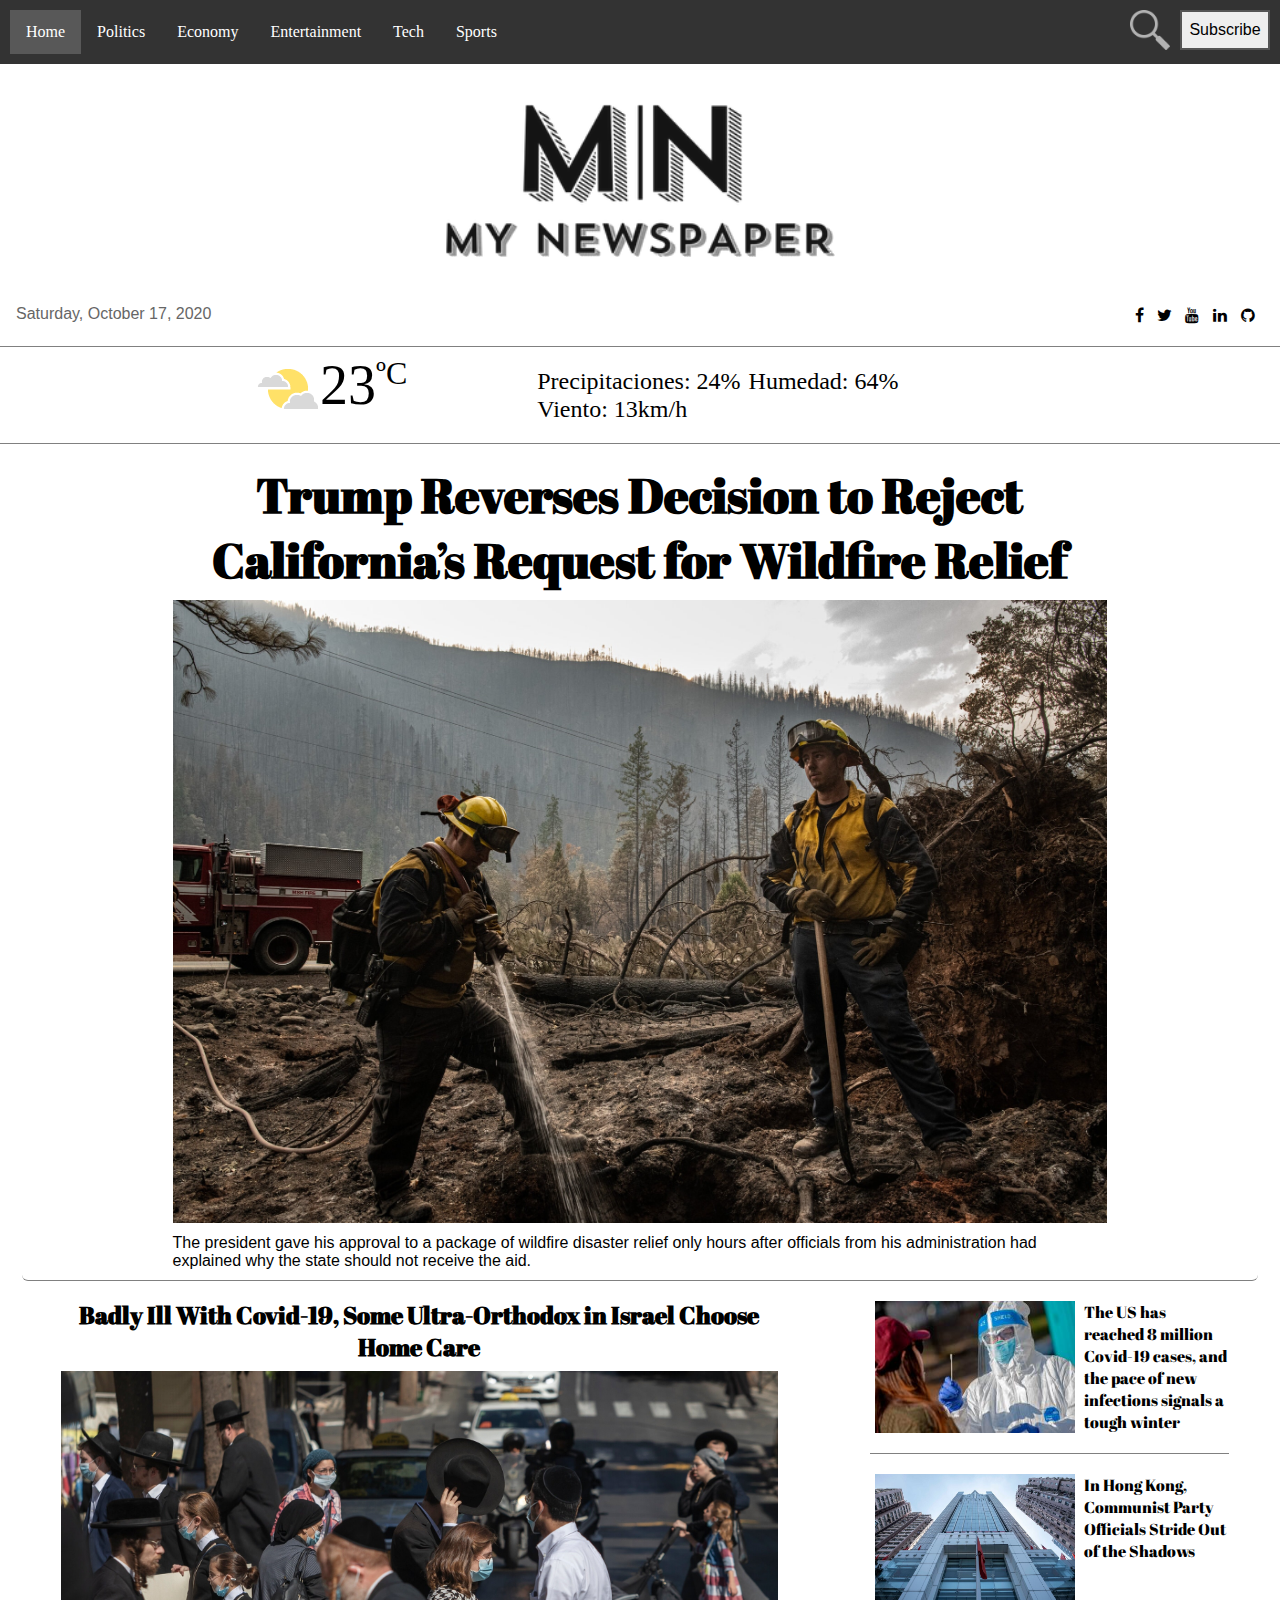
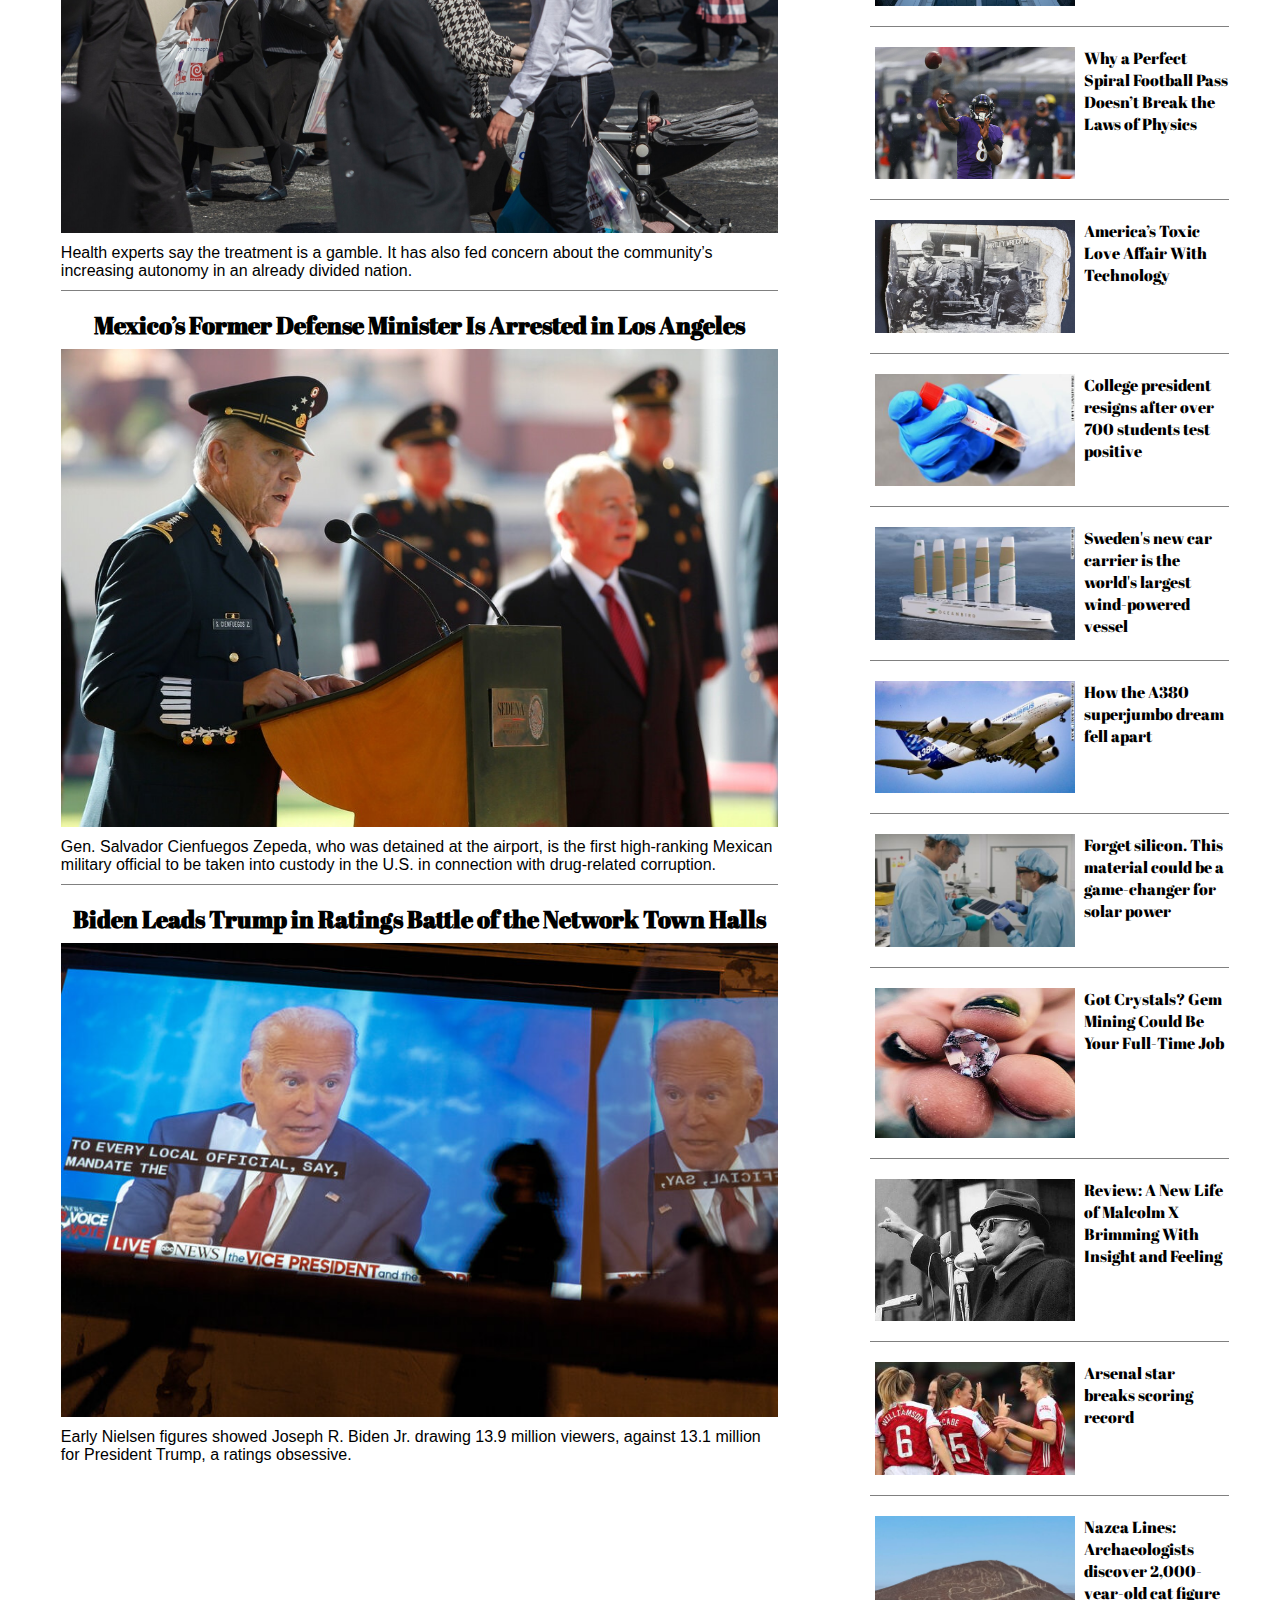
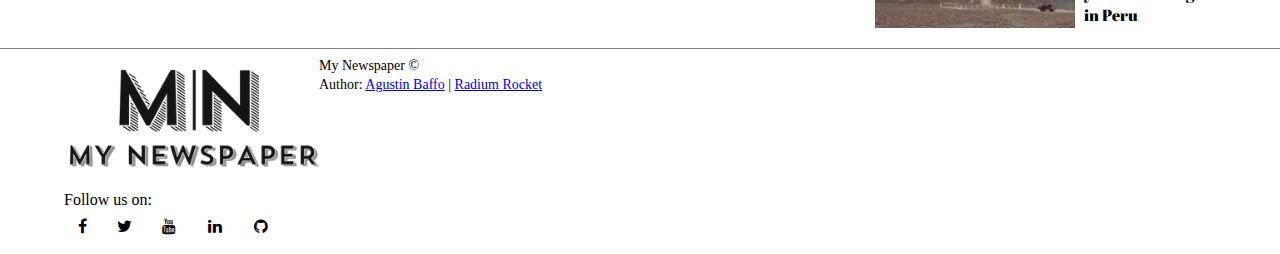
<file: index.html>
<!DOCTYPE html>
<html lang="en">
    <head>
        <meta charset="UTF-8">
        <meta name="viewport" content="width=device-width, initial-scale=1.0">
        <meta name="description" content="Radium Rocket Task03 - Newspaper">
	    <meta name="keywords" content="news, newspaper, my newspaper, politics, economy, entertainment, tech, sports">
  	    <meta name="author" content="Agustin Baffo - Radium Rocket">
        <title>My Newspaper</title>
        <link rel="stylesheet" type="text/css" href="css/reset.css">
        <link rel="stylesheet" type="text/css" href="css/social-media-icon-minimal.css">
        <link rel="stylesheet" type="text/css" href="css/main-content.css">
        <link rel="stylesheet" type="text/css" href="css/header.css">
        <link rel="stylesheet" type="text/css" href="css/footer.css">
    </head>
    <body>
        <header id="top-header">
            <div class="container">
                <div class="box-1">
                    <span class="menu-icon icon-burger"><a href="#"><img src="img/burger-ico.png" alt="burger"></a></span>
                    <nav class="top-nav">
                        <ul>
                            <li><a class="active" href="index.html">Home</a></li>
                            <li><a href="index.html">Politics</a></li>
                            <li><a href="index.html">Economy</a></li>
                            <li><a href="index.html">Entertainment</a></li>
                            <li><a href="index.html">Tech</a></li>
                            <li><a href="index.html">Sports</a></li>
                        </ul>
                    </nav>
                </div>
                <div class="box-2">
                    <span class="menu-icon icon-search"><a href="#"><img src="img/search-ico.png" alt="burger"></a></span>
                    <a href="subscribe.html"><button class="menu-button button-subscribe">Subscribe</button></a>
                </div>
            </div>
        </header>
        <section id="showcase">
            <div class="container container-img">
                <div class="box-img">
                    <span class="img-logo"><img src="img/newspaper-logo.png" alt="mynewspaper-logo"></span>
                </div>
            </div>
            <div class="container container-bottom">
                <div class="box-2">
                    <span class="showcase-social-icons">
                        <ul class="social-icons">
                            <li><a href="#" class="social-icon"> <i class="fa fa-facebook"></i></a></li>
                            <li><a href="#" class="social-icon"> <i class="fa fa-twitter"></i></a></li>
                            <li><a href="#" class="social-icon"> <i class="fa fa-youtube"></i></a></li>
                            <li><a href="https://www.linkedin.com/in/agustin-baffo-236b0b15b/" class="social-icon"> <i class="fa fa-linkedin"></i></a></li>
                            <li><a href="https://github.com/AgustinBaffo" class="social-icon"> <i class="fa fa-github"></i></a></li>
                        </ul>
                    </span>
                </div>
                <div class="box-1">
                    <span class="date">Saturday, October 17, 2020</span>
                </div>
            </div>
        </section>
        <section id="weather">
            <div class="container">
                <div class="box-temperature">
                    <img src="img/partly-cloudy.png" alt="partly-cloudy">
                    <span class="temp-value">
                        <span class="value">23</span>
                        <span class="unit">ºC</span>
                    </span>
                </div>
                <div class="box-other">
                    <span class="other-weather">
                        <span class="prep">Precipitaciones: 24%</span>
                        <span class="hum">Humedad: 64%</span>
                        <span class="wind">Viento: 13km/h</span>
                    </span>
                </div>
            </div>
        </section>
        <section id="news-content">
            <div class="news-container">
                <div class="box-news main">
                    <div class="container">
                        <div class="box">
                            <a href="#">
                                <h1>Trump Reverses Decision to Reject California’s Request for Wildfire Relief</h1>
                                <img src="img/main-news-01.jpg" alt="Fierman">
                                <p>The president gave his approval to a package of wildfire disaster relief only hours after officials from his administration had explained why the state should not receive the aid.</p>
                            </a>
                        </div>
                    </div>
                </div>
                <div class="box-news main">
                    <div class="container">
                        <div class="box">
                            <a href="#">
                                <h1>Badly Ill With Covid-19, Some Ultra-Orthodox in Israel Choose Home Care</h1>
                                <img src="img/main-news-02.jpg" alt="Israel">
                                <p>Health experts say the treatment is a gamble. It has also fed concern about the community’s increasing autonomy in an already divided nation.</p>
                            </a>
                        </div>
                        <div class="box">
                            <a href="#">
                                <h1>Mexico’s Former Defense Minister Is Arrested in Los Angeles</h1>
                                <img src="img/main-news-03.jpg" alt="Mexico">
                                <p>Gen. Salvador Cienfuegos Zepeda, who was detained at the airport, is the first high-ranking Mexican military official to be taken into custody in the U.S. in connection with drug-related corruption.</p>
                            </a>
                        </div>
                        <div class="box">
                            <a href="#">
                                <h1>Biden Leads Trump in Ratings Battle of the Network Town Halls</h1>
                                <img src="img/main-news-04.jpg" alt="Biden">
                                <p>Early Nielsen figures showed Joseph R. Biden Jr. drawing 13.9 million viewers, against 13.1 million for President Trump, a ratings obsessive.</p>
                            </a>
                        </div>
                    </div>
                </div>
                <div class="box-news secondary">
                    <div class="container">
                        <div class="box">
                            <a href="#">
                                <div class="sub-container">
                                    <div class="sub-box-img">
                                        <img src="img/secondary-news-01.jpg" alt="Covid19">
                                    </div>
                                    <div class="sub-box-title">
                                        <h1>The US has reached 8 million Covid-19 cases, and the pace of new infections signals a tough winter</h1>
                                    </div>
                                </div>
                            </a>
                        </div>
                        <div class="box">
                            <a href="#">
                                <div class="sub-container">
                                    <div class="sub-box-img">
                                        <img src="img/secondary-news-02.jpg" alt="Hong Kong">
                                    </div>
                                    <div class="sub-box-title">
                                        <h1>In Hong Kong, Communist Party Officials Stride Out of the Shadows</h1>
                                    </div>
                                </div>
                            </a>
                        </div>
                        <div class="box">
                            <a href="#">
                                <div class="sub-container">
                                    <div class="sub-box-img">
                                        <img src="img/secondary-news-03.jpg" alt="FootBall">
                                    </div>
                                    <div class="sub-box-title">
                                        <h1>Why a Perfect Spiral Football Pass Doesn’t Break the Laws of Physics</h1>
                                    </div>
                                </div>
                            </a>
                        </div>
                        <div class="box">
                            <a href="#">
                                <div class="sub-container">
                                    <div class="sub-box-img">
                                        <img src="img/secondary-news-04.jpg" alt="America’s Toxic Love Affair With Technology">
                                    </div>
                                    <div class="sub-box-title">
                                        <h1>America’s Toxic Love Affair With Technology</h1>
                                    </div>
                                </div>
                            </a>
                        </div>
                        <div class="box">
                            <a href="#">
                                <div class="sub-container">
                                    <div class="sub-box-img">
                                        <img src="img/secondary-news-05.jpg" alt="covid19 tests">
                                    </div>
                                    <div class="sub-box-title">
                                        <h1>College president resigns after over 700 students test positive</h1>
                                    </div>
                                </div>
                            </a>
                        </div>
                        <div class="box">
                            <a href="#">
                                <div class="sub-container">
                                    <div class="sub-box-img">
                                        <img src="img/secondary-news-06.jpg" alt="car">
                                    </div>
                                    <div class="sub-box-title">
                                        <h1>Sweden's new car carrier is the world's largest wind-powered vessel</h1>
                                    </div>
                                </div>
                            </a>
                        </div>
                        <div class="box">
                            <a href="#">
                                <div class="sub-container">
                                    <div class="sub-box-img">
                                        <img src="img/secondary-news-07.jpg" alt="A380">
                                    </div>
                                    <div class="sub-box-title">
                                        <h1>How the A380 superjumbo dream fell apart</h1>
                                    </div>
                                </div>
                            </a>
                        </div>
                        <div class="box">
                            <a href="#">
                                <div class="sub-container">
                                    <div class="sub-box-img">
                                        <img src="img/secondary-news-08.jpg" alt="This material could be a game-changer for solar power">
                                    </div>
                                    <div class="sub-box-title">
                                        <h1>Forget silicon. This material could be a game-changer for solar power</h1>
                                    </div>
                                </div>
                            </a>
                        </div>
                        <div class="box">
                            <a href="#">
                                <div class="sub-container">
                                    <div class="sub-box-img">
                                        <img src="img/secondary-news-09.jpg" alt="Gem Mining">
                                    </div>
                                    <div class="sub-box-title">
                                        <h1>Got Crystals? Gem Mining Could Be Your Full-Time Job</h1>
                                    </div>
                                </div>
                            </a>
                        </div>
                        <div class="box">
                            <a href="#">
                                <div class="sub-container">
                                    <div class="sub-box-img">
                                        <img src="img/secondary-news-10.jpg" alt="Malcolm">
                                    </div>
                                    <div class="sub-box-title">
                                        <h1>Review: A New Life of Malcolm X Brimming With Insight and Feeling</h1>
                                    </div>
                                </div>
                            </a>
                        </div>
                        <div class="box">
                            <a href="#">
                                <div class="sub-container">
                                    <div class="sub-box-img">
                                        <img src="img/secondary-news-11.jpg" alt="Arsenal star breaks scoring record">
                                    </div>
                                    <div class="sub-box-title">
                                        <h1>Arsenal star breaks scoring record</h1>
                                    </div>
                                </div>
                            </a>
                        </div>
                        <div class="box">
                            <a href="#">
                                <div class="sub-container">
                                    <div class="sub-box-img">
                                        <img src="img/secondary-news-12.jpg" alt="Nazca Lines">
                                    </div>
                                    <div class="sub-box-title">
                                        <h1>Nazca Lines: Archaeologists discover 2,000-year-old cat figure in Peru</h1>
                                    </div>
                                </div>
                            </a>
                        </div>
                    </div>
                </div>
            </div>
        </section>
        <footer>
            <div class="container">
                <div class="box-1">
                    <img src="img/newspaper-logo.png" alt="logo">
                </div>
                <div class="box-2">
                    <p>My Newspaper ©</p>
                    <p>Author: <a href="https://github.com/AgustinBaffo">Agustin Baffo</a> | <a href="https://radiumrocket.com/">Radium Rocket</a></p>
                </div>
            </div>
            <div class="container">
                <div class="box-3">
                    <div class="footer-social-icons">
                        <h4 class="_14">Follow us on: </h4>
                        <ul class="social-icons">
                            <li><a href="" class="social-icon"> <i class="fa fa-facebook"></i></a></li>
                            <li><a href="" class="social-icon"> <i class="fa fa-twitter"></i></a></li>
                            <li><a href="" class="social-icon"> <i class="fa fa-youtube"></i></a></li>
                            <li><a href="https://www.linkedin.com/in/agustin-baffo-236b0b15b/" class="social-icon"> <i class="fa fa-linkedin"></i></a></li>
                            <li><a href="https://github.com/AgustinBaffo" class="social-icon"> <i class="fa fa-github"></i></a></li>
                        </ul>
                    </div>
                </div>
            </div>
        </footer>
    </body>
</html>
</file>
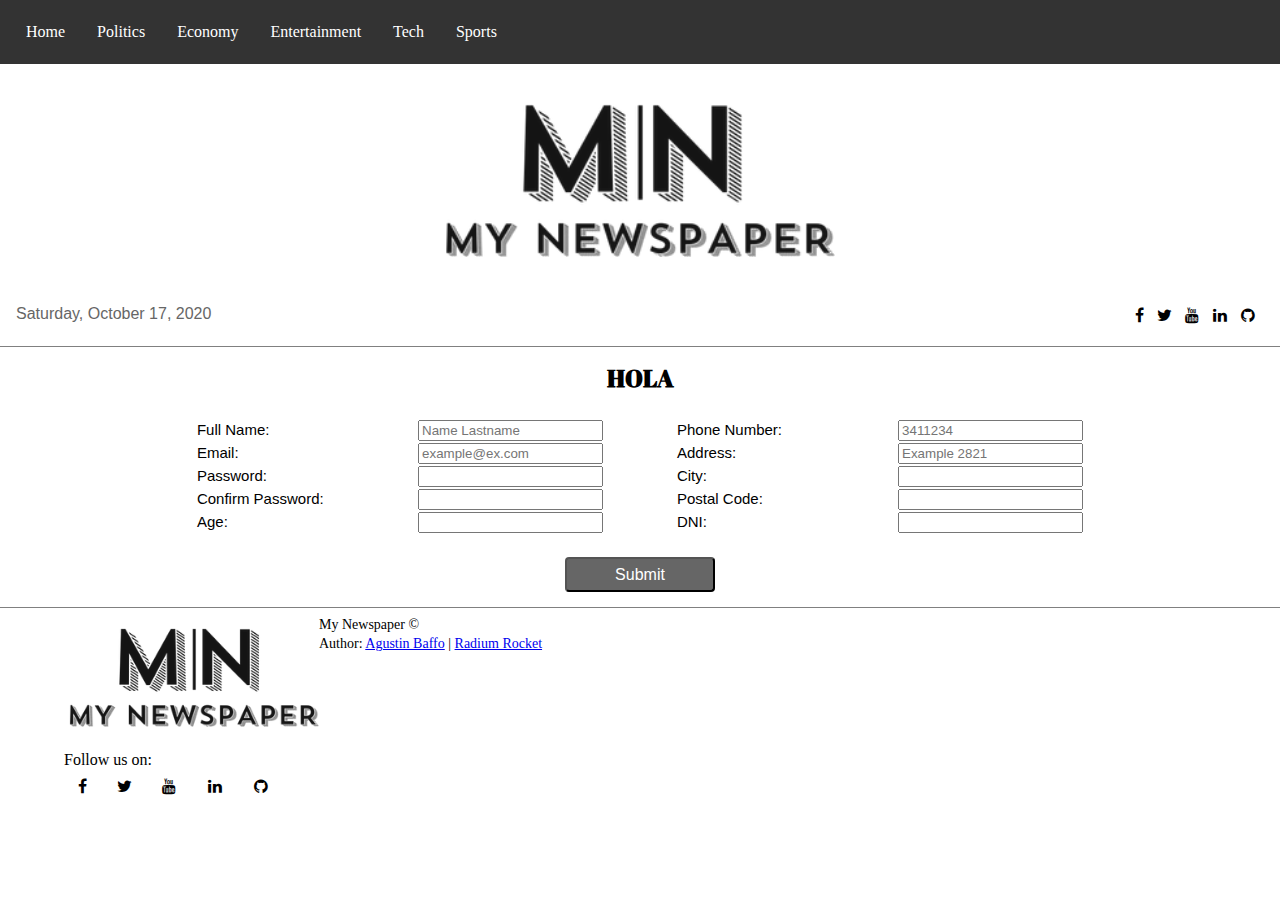
<file: subscribe.html>
<!DOCTYPE html>
<html lang="en">
    <head>
        <meta charset="UTF-8">
        <meta name="viewport" content="width=device-width, initial-scale=1.0">
        <meta name="description" content="Radium Rocket Task03 - Newspaper">
	    <meta name="keywords" content="news, newspaper, my newspaper, politics, economy, entertainment, tech, sports">
  	    <meta name="author" content="Agustin Baffo - Radium Rocket">
        <title>My Newspaper</title>
        <link rel="stylesheet" type="text/css" href="css/reset.css">
        <link rel="stylesheet" type="text/css" href="css/social-media-icon-minimal.css">
        <link rel="stylesheet" type="text/css" href="css/subscribe.css">
        <link rel="stylesheet" type="text/css" href="css/header.css">
        <link rel="stylesheet" type="text/css" href="css/footer.css">        
        <script src="./js/subscribe.js"></script>
    </head>
    <body>
        <header id="top-header">
            <div class="container">
                <div class="box-1">
                    <span class="menu-icon icon-burger"><a href="#"><img src="img/burger-ico.png" alt="burger"></a></span>
                    <nav class="top-nav">
                        <ul>
                            <li><a href="index.html">Home</a></li>
                            <li><a href="index.html">Politics</a></li>
                            <li><a href="index.html">Economy</a></li>
                            <li><a href="index.html">Entertainment</a></li>
                            <li><a href="index.html">Tech</a></li>
                            <li><a href="index.html">Sports</a></li>
                        </ul>
                    </nav>
                </div>
            </div>
        </header>
        <section id="showcase">
            <div class="container container-img">
                <div class="box-img">
                    <span class="img-logo"><img src="img/newspaper-logo.png" alt="mynewspaper-logo"></span>
                </div>
            </div>
            <div class="container container-bottom">
                <div class="box-2">
                    <span class="showcase-social-icons">
                        <ul class="social-icons">
                            <li><a href="#" class="social-icon"> <i class="fa fa-facebook"></i></a></li>
                            <li><a href="#" class="social-icon"> <i class="fa fa-twitter"></i></a></li>
                            <li><a href="#" class="social-icon"> <i class="fa fa-youtube"></i></a></li>
                            <li><a href="https://www.linkedin.com/in/agustin-baffo-236b0b15b/" class="social-icon"> <i class="fa fa-linkedin"></i></a></li>
                            <li><a href="https://github.com/AgustinBaffo" class="social-icon"> <i class="fa fa-github"></i></a></li>
                        </ul>
                    </span>
                </div>
                <div class="box-1">
                    <span class="date">Saturday, October 17, 2020</span>
                </div>
            </div>
        </section>

        <section id="subscribe">  
            <h1 id="hello">HOLA <span id="hello-name"></span></h1>
            <form id="form" action="#">
                <div class="container-form">
                    <div class="form-col">
                        <div class="form-input">                            
                                <span class="box-label">
                                    <label for="fname">Full Name:</label>
                                </span>
                                <span class="box-text">
                                    <div class="tooltip"><img class="img-error" id="img-fname" src="img/infoerror.webp" alt="error"><span class="tooltiptext">At least 6 letters and space between</span></div>
                                    <input type="text" id="fname" name="i-fname" placeholder="Name Lastname">
                                </span>
                            </div>
                        <div class="form-input">                            
                                <span class="box-label">
                                    <label for="email">Email:</label>
                                </span>
                                <span class="box-text">
                                    <div class="tooltip"><img class="img-error" id="img-email" src="img/infoerror.webp" alt="error"><span class="tooltiptext">Invalid emal address</span></div>
                                    <input type="text" id="email" name="i-email" placeholder="example@ex.com">
                                </span>
                        </div>
                        <div class="form-input">                            
                                <span class="box-label">
                                    <label for="pass">Password:</label>
                                </span>
                                <span class="box-text">
                                    <div class="tooltip"><img class="img-error" id="img-pass" src="img/infoerror.webp" alt="error"><span class="tooltiptext">At least 8 characters with letters and numbers</span></div>                                   
                                    <input type="password" id="pass" name="i-pass" placeholder="">
                                </span>
                        </div>
                        <div class="form-input">                            
                                <span class="box-label">
                                    <label for="cpass">Confirm Password:</label>
                                </span>
                                <span class="box-text">
                                    <div class="tooltip"><img class="img-error" id="img-cpass" src="img/infoerror.webp" alt="error"><span class="tooltiptext">Passwords don't match</span></div>
                                    <input type="password" id="cpass" name="i-cpass" placeholder="">
                                </span>
                        </div>
                        <div class="form-input">                            
                                <span class="box-label">
                                    <label for="age">Age:</label>
                                </span>
                                <span class="box-text">
                                    <div class="tooltip"><img class="img-error" id="img-age" src="img/infoerror.webp" alt="error"><span class="tooltiptext">Integer bigger than 18</span></div>
                                    <input type="text" id="age" name="i-age" placeholder="">
                                </span>
                        </div>                        
                    </div>
                    <div class="form-col">
                        <div class="form-input">                                         
                                <span class="box-label">
                                    <label for="pnum">Phone Number:</label>
                                </span>
                                <span class="box-text">
                                    <div class="tooltip"><img class="img-error" id="img-pnum" src="img/infoerror.webp" alt="error"><span class="tooltiptext">At least 7 digits. Only numbers</span></div>
                                    <input type="text" id="pnum" name="i-pnum" placeholder="3411234">
                                </span>
                        </div>
                        <div class="form-input">                                         
                                <span class="box-label">
                                    <label for="address">Address:</label>
                                </span>
                                <span class="box-text">
                                    <div class="tooltip"><img class="img-error" id="img-address" src="img/infoerror.webp" alt="error"><span class="tooltiptext">At least 5 characters with letters, numbers and space between</span></div>
                                    <input type="text" id="address" name="i-address" placeholder="Example 2821">
                                </span>
                        </div>
                        <div class="form-input">                                         
                                <span class="box-label">
                                    <label for="city">City:</label>
                                </span>
                                <span class="box-text">
                                    <div class="tooltip"><img class="img-error" id="img-city" src="img/infoerror.webp" alt="error"><span class="tooltiptext">Only letters with at least 3 digits</span></div>
                                    <input type="text" id="city" name="i-city" placeholder="">
                                </span>
                        </div>
                        <div class="form-input">                                         
                                <span class="box-label">
                                    <label for="pcode">Postal Code:</label>
                                </span>
                                <span class="box-text">
                                    <div class="tooltip"><img class="img-error" id="img-pcode" src="img/infoerror.webp" alt="error"><span class="tooltiptext">Only numbers with at least 3 digits</span></div>
                                    <input type="text" id="pcode" name="i-pcode" placeholder="">
                                </span>
                        </div>
                        <div class="form-input">                                         
                                <span class="box-label">
                                    <label for="dni">DNI:</label>
                                </span>
                                <span class="box-text">
                                    <div class="tooltip"><img class="img-error" id="img-dni" src="img/infoerror.webp" alt="error"><span class="tooltiptext">Only numbers with 7 or 8 digits</span></div>
                                    <input type="text" id="dni" name="i-dni" placeholder="">
                                </span>
                        </div>                        
                    </div>    
                </div>  
                <div class="container-submit">
                    <div class="button-submit">
                        <input type="submit" id="btn-submit" value="Submit">
                    </div>
                </div>         
            </form>
        </section>  
        <footer>
            <div class="container">
                <div class="box-1">
                    <img src="img/newspaper-logo.png" alt="logo">
                </div>
                <div class="box-2">
                    <p>My Newspaper ©</p>
                    <p>Author: <a href="https://github.com/AgustinBaffo">Agustin Baffo</a> | <a href="https://radiumrocket.com/">Radium Rocket</a></p>
                </div>
            </div>
            <div class="container">
                <div class="box-3">
                    <div class="footer-social-icons">
                        <h4 class="_14">Follow us on: </h4>
                        <ul class="social-icons">
                            <li><a href="" class="social-icon"> <i class="fa fa-facebook"></i></a></li>
                            <li><a href="" class="social-icon"> <i class="fa fa-twitter"></i></a></li>
                            <li><a href="" class="social-icon"> <i class="fa fa-youtube"></i></a></li>
                            <li><a href="https://www.linkedin.com/in/agustin-baffo-236b0b15b/" class="social-icon"> <i class="fa fa-linkedin"></i></a></li>
                            <li><a href="https://github.com/AgustinBaffo" class="social-icon"> <i class="fa fa-github"></i></a></li>
                        </ul>
                    </div>
                </div>
            </div>
        </footer>
    </body>
</html>
</file>
<file: css/main-content.css>
@font-face{
    font-family: AbrilFatface;
	src: url(../fonts/AbrilFatface-Regular.ttf);
}
.container{
	display: flex;
}
.container .container-bottom{
	align-items: flex-end;
}
.main{
	border-bottom: 1px solid grey;
}
.main .container{
	flex-direction: column;
}
.main .box, .main .box-1{
	display: flex;
	text-align: center;
	width: 95%;
	margin-left: 2.5%;
	margin-right: 2.5%;
	padding: 10px 0;
	border-bottom: 1px solid grey;
}
.main .box:last-child{
	border-bottom: 0;
}
.main a{
	text-decoration: none;
	color: black;
}
.main a:visited{
	color: black;
}
.main img{
	width: 100%;
}
.main h1{
	font-family: 'AbrilFatface', Arial, Helvetica, sans-serif;
	font-size: 24px;
	font-weight: bold;
	line-height: normal;
	padding: 8px;
}
.main p{
	font-family: sans-serif;
	text-align: left;
	font-size: 16px;
	line-height: normal;
	padding-top: 8px;
}
.secondary{
	margin-top: 10px;
	border-bottom: 1px solid grey;
}
.secondary .container{
	flex-direction: column;
}
.secondary .box{
	display: flex;
	text-align: left;
	width: 95%;
	margin-left: 2.5%;
	margin-right: 2.5%;
	padding: 10px 0;
	border-bottom: 1px solid grey;
}
.secondary .box:last-child{
	border-bottom: 0;
}
.secondary .sub-container{
	display: flex;
	flex-direction: row;
}
.secondary .sub-box-img{
	display: flex;
	flex:1;
	width: 48.75%;
	min-width: 200px;
	max-height: 150px;
	padding: 10px 0;
	margin-left: 1.25%;
}
.secondary img{
	width: 100%;
	height: auto;
}
.secondary .sub-box-title{
	display: flex;
	flex:3;
	margin-left: 1.25%;
	padding: 10px 0;
}
.secondary a{
	text-decoration: none;
	color: black;
}
.secondary a:visited{
	color: black;
}
.secondary h1{
	display: inline;
	font-family: 'AbrilFatface', Arial, Helvetica, sans-serif;
	text-align: left;
	font-size: 16px;
	line-height: normal;
	padding-left: 5px;
}
@media(min-width: 768px){
    #news-content .news-container{
        display: flex;
        justify-content: space-between;
        flex-wrap: wrap;
        padding: 0 10px;
        border-bottom: 1px solid grey;
    }
    #news-content .news-container .box-news{
        display: inline-block;
        font-family: "Open Sans", Arial;
        font-size: 20px;
        text-align: center;
        border-radius: 6px;
        padding: 0 20px;
        margin: 0 12px;
    }
    #news-content .news-container img{
        width: 100%;
    }
    #news-content .news-container .box-news:first-child{
        width: 100%;
        padding-left: 10%;
        padding-right: 10%;
    }
    #news-content .news-container .box-news:not(:first-child){
        flex: 2;
        border-bottom: none;
    }
    #news-content .news-container .box-news:last-child{
        flex: 1;
    }
    #news-content .news-container .box-news:first-child h1{
        font-size: 48px;
    }
}
</file>
<file: css/header.css>
header{
	background-color: #333;
	list-style-type: none;
	margin: 0;
	padding: 10px 0px;
	overflow: hidden;
}
header .container{
	max-height: 50px;
}
header .box-1{
	display: flex;
	flex: 1;
}
header .box-2{
	display: flex;
	flex: 4;
	justify-content: flex-end;
}
header .menu-icon img{
	height: 40px;
	filter: invert(70%);
}
header .icon-burger img{
	display: inline;
	margin: 0 10px;
}
header .button-subscribe{
	margin: 0 10px;
}
header nav{
	display: none;
}
header ul{
	margin: 0 10px;
	padding: 0;
}
header li{
	float: left;
	display: inline;
}
header li a {
	display: block;
	color: white;
	text-align: center;
	padding: 14px 16px;
	text-decoration: none;
}
header li a:hover:not(.active) {
	background-color: #111;
}
header li .active {
	background-color: #585858;
}
.menu-button{
	background-color: #EEE;
	border: 2px solid #555;
	color: black;
	text-align: center;
	text-decoration: none;
	display: inline-block;
	font-size: 16px;
	cursor: pointer;
	height: 40px;
	width: 90px;
}
.menu-button:hover {
	background-color: #888;
	color: white;
}
#showcase{
	min-height: 140px;
	text-align: center;
	padding: 10px 0;
	border-bottom: 1px solid grey;
	width: 100%;
	margin-top: 10px;
}
#showcase .container{
	margin-top: 10px;
	flex-direction: column;
}
#showcase .container .container-img{
	margin-top: 10px;
	flex-direction: column;
}
#showcase .img-logo img{
	margin-top: 10px;
	width: 100%;
}
#showcase .box-img{
	display: block;
	width: 50%;
	align-self: center;
	min-width: 280px;
}
#showcase .box-1{
	display: block;
	margin-top: 10px;
}
#showcase .box-2{
	display: block;
}
#showcase .date{
	font-family: sans-serif;
	color: #666;
	display: block;
	margin-top: 16px;
	text-align: left;
	padding: 0 16px 4px 16px;
}
#weather{
	border-bottom: 1px solid grey;
}
#weather .box-temperature{
	display: flex;
	order: 1;
	padding: 10px 0;
	width: 50%;
	margin-left: 5%;
}
#weather .box-other{
	display: flex;
	order: 2;
	padding: 10px 0;
	width: 50%;
	margin-right: 5%;
}
#weather .box-temperature img{
	display: inline;
	height: 100%;
	max-height: 64px;
}
#weather .box-temperature .temp-value{
	display: inline-flex;
}
#weather .box-temperature .value{
	display: inline;
	font-size: 56px;
	vertical-align: top;
}
#weather .box-temperature .unit{
	display: inline;
	vertical-align: top;
	font-size: 32px;
}
#weather .other-weather .prep,
#weather .other-weather .hum,
#weather .other-weather .wind{
	display: inline-block;
	padding: 2px;
	font-size: 18px;
}
@media(min-width: 768px){
	header .icon-burger img{
		display: none;
	}
	header nav{
		display: inline-block;
	}
	header .box-1{
		display: flex;
		flex: 10;
	}
	header .box-2{
		display: flex;
		flex: 1;
		justify-content: flex-end;
	}
	#showcase .container{
		flex-direction: row;
	}
	#showcase{
		min-height: 140px;
	}
	#showcase .box-1{
		display: flex;
		order: 1;
		padding: 10px 0;
		width: 50%;
	}
	#showcase .box-2{
		display: flex;
		order: 2;
		padding: 10px 0;
		margin-right: 20px;
		width: 50%;
		justify-content: flex-end;
		align-self: flex-end;
	}
	#showcase .img-logo img{
		width: 390px;
	}
	#showcase .box-img{
		width: 100%;
	}
	#weather .box-temperature{
		width: 20%;
		margin-left: 20%;
	}
	#weather .box-other{
		width: 80%;
		margin-right: 20%;
		margin-left: 10%;
		justify-self: center;
	}
	#weather .box-temperature .value{
		font-size: 56px;
	}
	#weather .other-weather .prep,
	#weather .other-weather .hum,
	#weather .other-weather .wind{
		font-size: 24px;
	}
	#weather .other-weather{
		padding-top: 2%;
		padding-bottom: 2%;
    }
}
</file>
<file: css/footer.css>
footer .box-1{
	padding: 10px 0;
	width: 50%;
	max-width: 250px;
	margin-left: 5%;
}
footer .box-2{
	display: inline-block;
	padding: 10px 5px;
	width: 50%;
	margin-right: 5%;
}
footer .box-3{
	display: flex;
	padding: 10px 0;
	width: 100%;
	margin-left: 5%;
}
footer img{
	width: 100%;
	padding: 10px 2px 2px 5px;
}
footer p{
	padding-bottom: 5px;
	font-size: 14px;
}
</file>
<file: css/subscribe.css>
@font-face{
    font-family: AbrilFatface;
	src: url(../fonts/AbrilFatface-Regular.ttf);
}
#subscribe{
	border-bottom: 1px solid grey;
	font-family: sans-serif;
	padding-top: 15px;
	padding-bottom: 15px;
}
h1{
	font-family: 'AbrilFatface', Arial, Helvetica, sans-serif;
	font-size: 24px;
	font-weight: bold;
	line-height: normal;
	padding-bottom: 24px;
	text-align: center;
}
.container{
	display: flex;	
}
.container-form{
	display: flex;
	justify-content: center;
}
.container-submit{
	display: flex;
	justify-content: center;
}
.form-input{
	display: flex;	
}
.container .container-bottom{
	align-items: flex-end;
}
.form-col{
	display: inline-block;
	width: 50%;
	font-family: "Open Sans", Arial;
	font-size: 20px;
	color: black;
	text-align: center;
	/*color: #FFF;
	 background: #3794fe; */
	border-radius: 6px;
	max-width: 480px;
	/* padding: 20px; */
	/* margin: 12px; */
}
.form-input{
	display: block;
	width: 100%;
}
.box-label{
	display: inline-block;
	width: 40%;
	text-align: left;
	font-size: 75%;
}
.box-text{
	/* display: inline-block; */
	display: inline;
	width: 40%;
	text-align: right;
}
.button-submit{
	width: 100%;
	text-align: center;
	padding-top: 12px;
}
input[type=submit] {
	width: 150px;
	height: 35px;
	background-color: #666;
	color: white;
	font-size: 16px;
	margin-top: 12px;
	border-radius: 4px;
	cursor: pointer;
}
input[type=submit]:hover {
	background-color: #444;
}
.img-error{
	width: auto;
	height: 18px;
	display: inline;
	vertical-align: middle;
	padding-bottom: 2px;
	visibility: hidden;
}
.tooltip {
	position: relative;
	display: inline-block;
	visibility: hidden;
}  
.tooltip .tooltiptext {
	visibility: hidden;
	width: 120px; 
	/* width: auto; */
	background-color: #555;
	color: #fff;
	text-align: center;
	font-size: 12px;
	border-radius: 6px;
	padding: 5px 4px;
	position: absolute;
	z-index: 1;
	bottom: 125%;
	left: 50%;
	margin-left: -65px;
	opacity: 0;
	transition: opacity 0.3s;
}  
.tooltip .tooltiptext::after {
	content: "";
	position: absolute;
	top: 100%;
	left: 50%;
	margin-left: -5px;
	border-width: 5px;
	border-style: solid;
	border-color: #555 transparent transparent transparent;
}  
.tooltip:hover .tooltiptext {
	visibility: visible;
	opacity: 1;
}
@media(max-width: 768px){
	.container-form{
		flex-wrap: wrap;
	}
    .form-col{
		width: 100%;
		/* max-width: none; */
	}
}
@media(max-width: 380px){
	.box-label{
		width: 100%;
		text-align: center;
	}
	.box-text{
		width: 100%;
		text-align: center;
	}
	.form-input{
		display: wrap;
		justify-content: center;
	}
}
</file>
<file: css/social-media-icon-minimal.css>
@import url(https://fonts.googleapis.com/css?family=Lato);
@import url(https://cdnjs.cloudflare.com/ajax/libs/font-awesome/4.6.3/css/font-awesome.css);

.social-icons a {
    text-decoration: none;
    color: #fff;
}
.social-icons p > a:hover{
    color: #d9d9d9;
    text-decoration:  underline;
}
.social-icons h1,
.social-icons h2,
.social-icons h3,
.social-icons h4,
.social-icons h5,
.social-icons h6 {
    margin:  1% 0 1% 0;
}
.social-icons ._12 {
    font-size: 1.2em;
}
.social-icons ._14 {
    font-size: 1.4em;
}
.social-icons ul {
    padding:0;
    list-style: none;
}
.social-icons .footer-social-icons {
    width: 350px;
    display:block;
    margin: 0 auto;
}
.social-icons .social-icon {
    color: #000;
}
.social-icons ul.social-icons {
    margin-top: 10px;
}
.social-icons li {
    vertical-align: top;
    display: inline;
    height: 100px;
}
.social-icons a {
    color: #fff;
    text-decoration: none;
}
.social-icons .fa-facebook {
    -o-transition:.5s;
    -ms-transition:.5s;
    -moz-transition:.5s;
    -webkit-transition:.5s;
    transition: .5s;
}
.social-icons .fa-facebook:hover {
    background-color: #3d5b99;
}
.social-icons .fa-twitter {
    -o-transition:.5s;
    -ms-transition:.5s;
    -moz-transition:.5s;
    -webkit-transition:.5s;
    transition: .5s;
}
.social-icons .fa-twitter:hover {
    background-color: #00aced;
}
.social-icons .fa-rss {
    -o-transition:.5s;
    -ms-transition:.5s;
    -moz-transition:.5s;
    -webkit-transition:.5s;
    transition: .5s;
}
.social-icons .fa-rss:hover {
    background-color: #eb8231;
}
.social-icons .fa-youtube {
    -o-transition:.5s;
    -ms-transition:.5s;
    -moz-transition:.5s;
    -webkit-transition:.5s;
    transition: .5s;
}
.social-icons .fa-youtube:hover {
    background-color: #e64a41;
}
.social-icons .fa-linkedin {
    -o-transition:.5s;
    -ms-transition:.5s;
    -moz-transition:.5s;
    -webkit-transition:.5s;
    transition: .5s;
}
.social-icons .fa-linkedin:hover {
    background-color: #0073a4;
}
.social-icons .fa-github {
    -o-transition:.5s;
    -ms-transition:.5s;
    -moz-transition:.5s;
    -webkit-transition:.5s;
    transition: .5s;
}
.footer-social-icons .social-icons .fa-facebook,
.footer-social-icons .social-icons .fa-github,
.footer-social-icons .social-icons .fa-rss,
.footer-social-icons .social-icons .fa-youtube,
.footer-social-icons .social-icons .fa-linkedin,
.footer-social-icons .social-icons .fa-github
{
    padding:10px 14px;
}
.footer-social-icons .social-icons .fa-twitter {
    padding:10px 12px;
}
.showcase-social-icons .social-icons .fa-facebook,
.showcase-social-icons .social-icons .fa-github,
.showcase-social-icons .social-icons .fa-rss,
.showcase-social-icons .social-icons .fa-youtube,
.showcase-social-icons .social-icons .fa-linkedin,
.showcase-social-icons .social-icons .fa-github
{
    padding:3px 5px;
}
.showcase-social-icons .social-icons .fa-twitter {
    padding:3px 4px;
}
.social-icons .fa-github:hover {
    background-color: #5a32a3;
}
</file>
